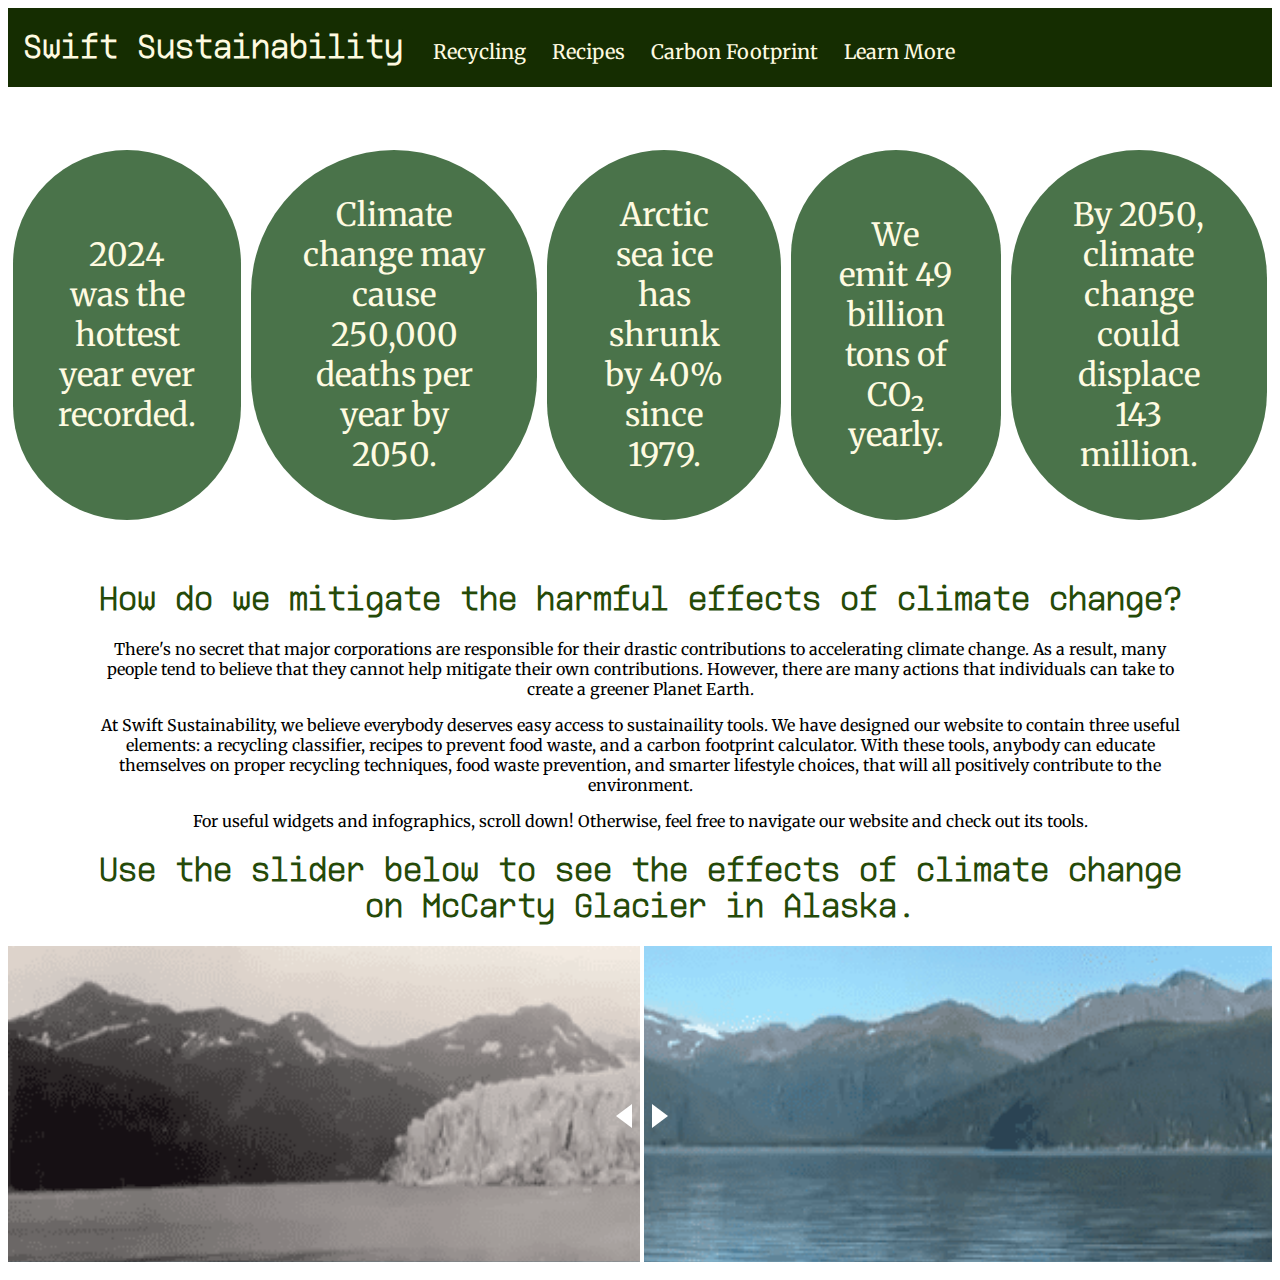
<file: index.html>
<!DOCTYPE html>
<html>

<head>
  <meta charset="utf-8">
  <meta name="viewport" content="width=device-width">
  <title>replit</title>
  <link href="style.css" rel="stylesheet" type="text/css" />
  <link rel="preconnect" href="https://fonts.googleapis.com">
  <link rel="preconnect" href="https://fonts.gstatic.com" crossorigin>
  <link href="https://fonts.googleapis.com/css2?family=Fira+Sans:ital,wght@0,100;0,200;0,300;0,400;0,500;0,600;0,700;0,800;0,900;1,100;1,200;1,300;1,400;1,500;1,600;1,700;1,800;1,900&family=Merriweather:ital,wght@0,300;0,400;0,700;0,900;1,300;1,400;1,700;1,900&display=swap" rel="stylesheet">

</head>

<body>

  <!-- nav bar start -->
    <div1 class="navbar">
      <h1 class="title"> <a href="/index.html" class="nav"> Swift Sustainability </a></h1>

      <div class="btn">
        <button class="btn"> <a href="/recycling.html" class="nav"> Recycling </a> </button>
        <button class="btn"> <a href="/recipes.html" class="nav"> Recipes </a> </button>
        <button class="btn"> <a href="/footprint.html" class="nav"> Carbon Footprint </a> </button>
        <button class="btn"> <a href="/learnmore.html" class="nav"> Learn More </a> </button>
      </div>

    </div1>
  <!-- nav bar end -->
<br>
  <script src="https://climateclock.world/widget-v1.js" async></script>
  <climate-clock /> </climate-clock>

<div class = homeStatSection>
  <h1 class = homeStat> 
  2024 was the hottest year ever recorded.
</h1> 

  <h1 class = homeStat> 
    Climate change may cause 250,000 deaths per year by 2050.
  </h1> 

  <h1 class = homeStat> 
    Arctic sea ice has shrunk by 40% since 1979.
  </h1> 

  <h1 class = homeStat> 
    We emit 49 billion tons of CO₂ yearly.
  </h1> 

  <h1 class = homeStat> 
    By 2050, climate change could displace 143 million.
  </h1> 
</div>

<br>
<br>
<br>
<br>
<br> 
  
<h1 class = "statTitle"> How do we mitigate the harmful effects of climate change?</h1>

<p class = "statPara"> There's no secret that major corporations are responsible for their drastic contributions to accelerating climate change. As a result, many people tend to believe that they cannot help mitigate their own contributions. However, there are many actions that individuals can take to create a greener Planet Earth.</p>
  
<p class = "statPara"> At Swift Sustainability, we believe everybody deserves easy access to sustainaility tools. We have designed our website to contain three useful elements: a recycling classifier, recipes to prevent food waste, and a carbon footprint calculator. With these tools, anybody can educate themselves on proper recycling techniques, food waste prevention, and smarter lifestyle choices, that will all positively contribute to the environment. </p>

<p class = "statPara"> For useful widgets and infographics, scroll down! Otherwise, feel free to navigate our website and check out its tools.</p>
  

  <script src="https://co2widget.com/build/widget.min.js" defer></script>
  <div id="czw" class="czw"></div>


  <style>
    .slider-before, .slider-after {
      user-select: none;
    }
  </style>

<h1 class = statTitle> Use the slider below to see the effects of climate change on McCarty Glacier in Alaska. </h1>  

  
  <div class="custom-image-slider" id="customImageSlider1">
    <img class="slider-before" src="Screen-Shot-2021-03-01-at-11.24.53-AM.webp" alt="Before">
    <img class="slider-after" src="Screen-Shot-2021-03-01-at-11.24.45-AM.webp" alt="After">
    <div class="slider-handle"></div>
  </div>
<br>

  
  <script>
    document.addEventListener("DOMContentLoaded", function () {
      const container = document.querySelector(".custom-image-slider");
      const afterImage = document.querySelector(".slider-after");
      const handle = document.querySelector(".slider-handle");

      // Set initial handle position and clipPath
      const initialPercentage = 50;
      handle.style.left = `${initialPercentage}%`;
      afterImage.style.clipPath = `inset(0 ${100 - initialPercentage}% 0 0)`;

      let dragging = false;
      let lastX = 0;

      // Add mouse event listeners
      handle.addEventListener("mousedown", (e) => {
        dragging = true;
        lastX = e.clientX;
        e.preventDefault();
      });

      document.addEventListener("mouseup", () => {
        dragging = false;
      });

      document.addEventListener("mouseleave", () => {
        dragging = false;
      });

      document.addEventListener("mousemove", (e) => {
        if (!dragging) return;

        const rect = container.getBoundingClientRect();
        const x = e.clientX - rect.left;
        let widthPercentage = (x / rect.width) * 100;

        // Add constraint to keep the handle within 1% of either edge
        widthPercentage = Math.max(0, Math.min(widthPercentage, 100));

        // Update handle position using requestAnimationFrame
        window.requestAnimationFrame(() => {
          handle.style.left = `${widthPercentage}%`;
          afterImage.style.clipPath = `inset(0 ${100 - widthPercentage}% 0 0)`;
        });

        lastX = x;
      });

      // Add touch event listeners
      handle.addEventListener("touchstart", (e) => {
        dragging = true;
        lastX = e.touches[0].clientX;
        e.preventDefault();
      });

      document.addEventListener("touchend", () => {
        dragging = false;
      });

      container.addEventListener("touchcancel", () => {
        dragging = false;
      });

      container.addEventListener("touchmove", (e) => {
        if (!dragging) return;

        const rect = container.getBoundingClientRect();
        const x = e.touches[0].clientX - rect.left;
        let widthPercentage = (x / rect.width) * 100;

        // Add constraint to keep the handle within 1% of either edge
        widthPercentage = Math.max(0, Math.min(widthPercentage, 100));

        // Update handle position using requestAnimationFrame
        window.requestAnimationFrame(() => {
          handle.style.left = `${widthPercentage}%`;
          afterImage.style.clipPath = `inset(0 ${100 - widthPercentage}% 0 0)`;
          });

        lastX = x;
      });
  });
  </script>


    
</body>

</html>
</file>
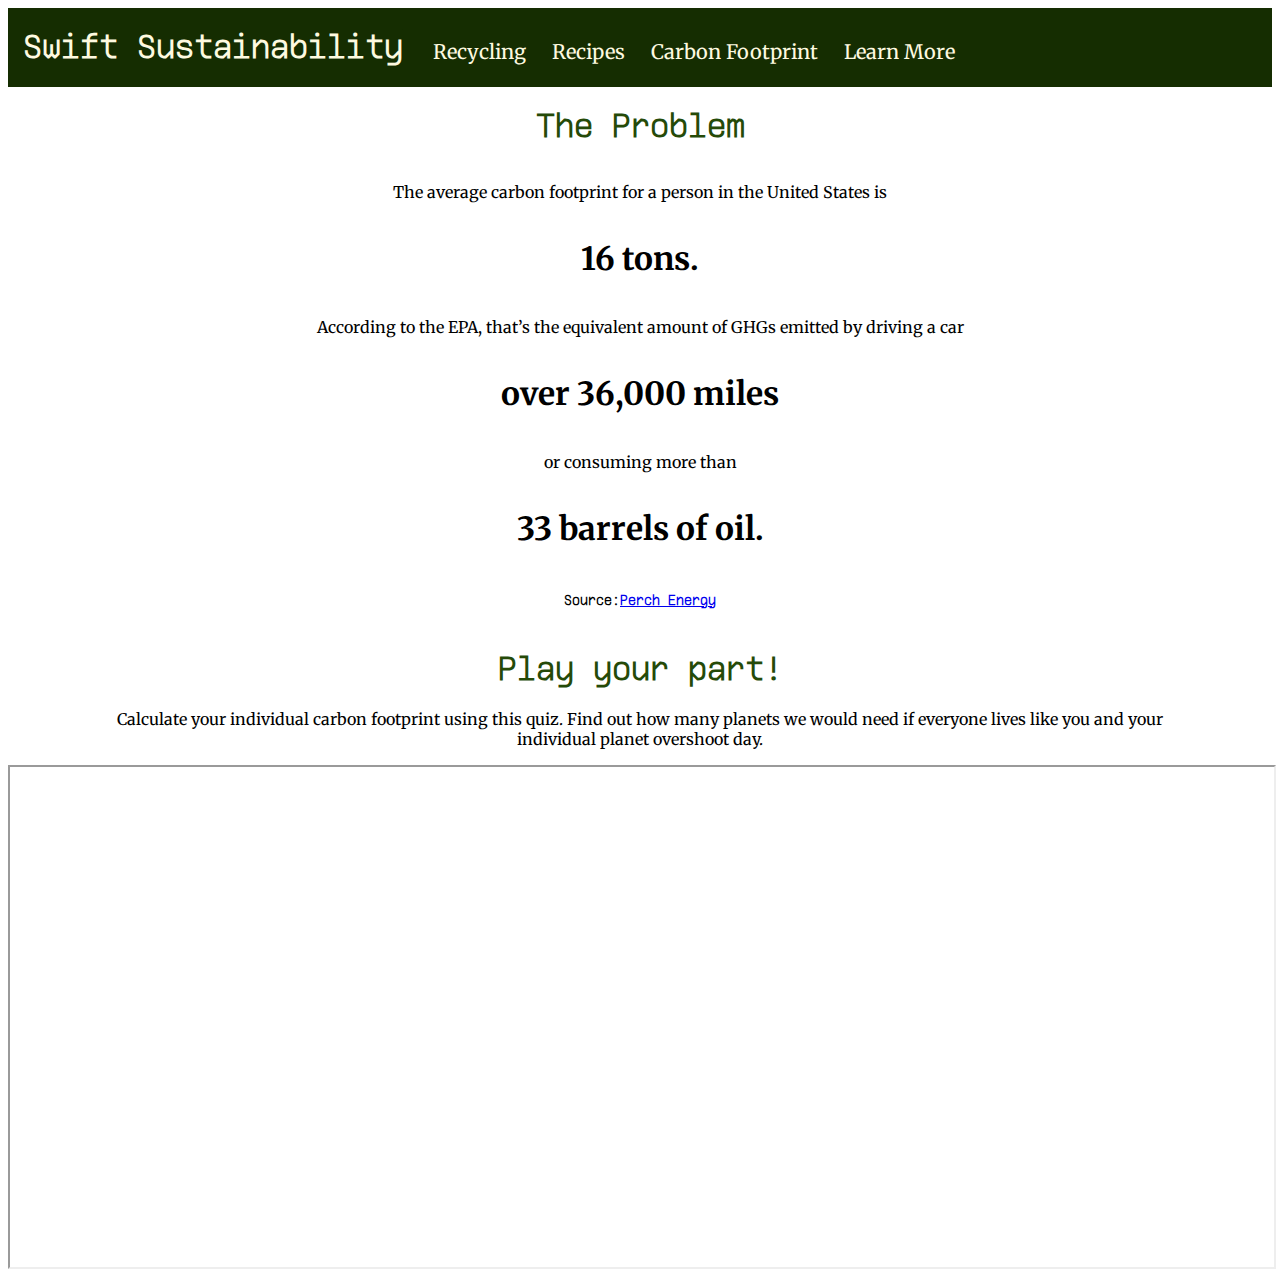
<file: footprint.html>
<!DOCTYPE html>
<html>

<head>
  <meta charset="utf-8">
  <meta name="viewport" content="width=device-width">
  <title>replit</title>
  <link href="style.css" rel="stylesheet" type="text/css" />
  <link rel="preconnect" href="https://fonts.googleapis.com">
  <link rel="preconnect" href="https://fonts.gstatic.com" crossorigin>
  <link href="https://fonts.googleapis.com/css2?family=Fira+Sans:ital,wght@0,100;0,200;0,300;0,400;0,500;0,600;0,700;0,800;0,900;1,100;1,200;1,300;1,400;1,500;1,600;1,700;1,800;1,900&family=Merriweather:ital,wght@0,300;0,400;0,700;0,900;1,300;1,400;1,700;1,900&display=swap" rel="stylesheet">
</head>

<body>

  <!-- nav bar start -->
    <div1 class="navbar">
      <h1 class="title"> <a href="/index.html" class="nav"> Swift Sustainability </a></h1>

      <div class="btn">
        <button class="btn"> <a href="/recycling.html" class="nav"> Recycling </a> </button>
        <button class="btn"> <a href="/recipes.html" class="nav"> Recipes </a> </button>
        <button class="btn"> <a href="/footprint.html" class="nav"> Carbon Footprint </a> </button>
        <button class="btn"> <a href="/learnmore.html" class="nav"> Learn More </a> </button>
      </div>

    </div1>
  <!-- nav bar end -->

  <div class = statSection>
    <h1 class = "statTitle"> The Problem </h1>
    <p class = statPara> The average carbon footprint for a person in the United States is</p> 

      <h1 class = stat> 16 tons.</h1>

       <p class = statPara> According to the EPA, that’s the equivalent amount of GHGs emitted by driving a car</p> 

    <h1 class = stat> over 36,000 miles</h1> 
    
    <p class = statPara> or consuming more than </p>
    
    <h1 class = stat> 33 barrels of oil. </h1>

    <h5 class = source> Source: <a href= https://www.perchenergy.com/blog/environment/what-is-average-carbon-footprint-person-usa> Perch Energy </a></h5>
  </div>

  <h1 class = "statTitle"> Play your part! </h1>
      <p class = "statPara">  Calculate your individual carbon footprint using this quiz. Find out how many planets we would need if everyone lives like you and your individual planet overshoot day.  </p>
  
  <iframe src="https://www.footprintcalculator.org/home/en"></iframe>
  

</body>

</html>
</file>
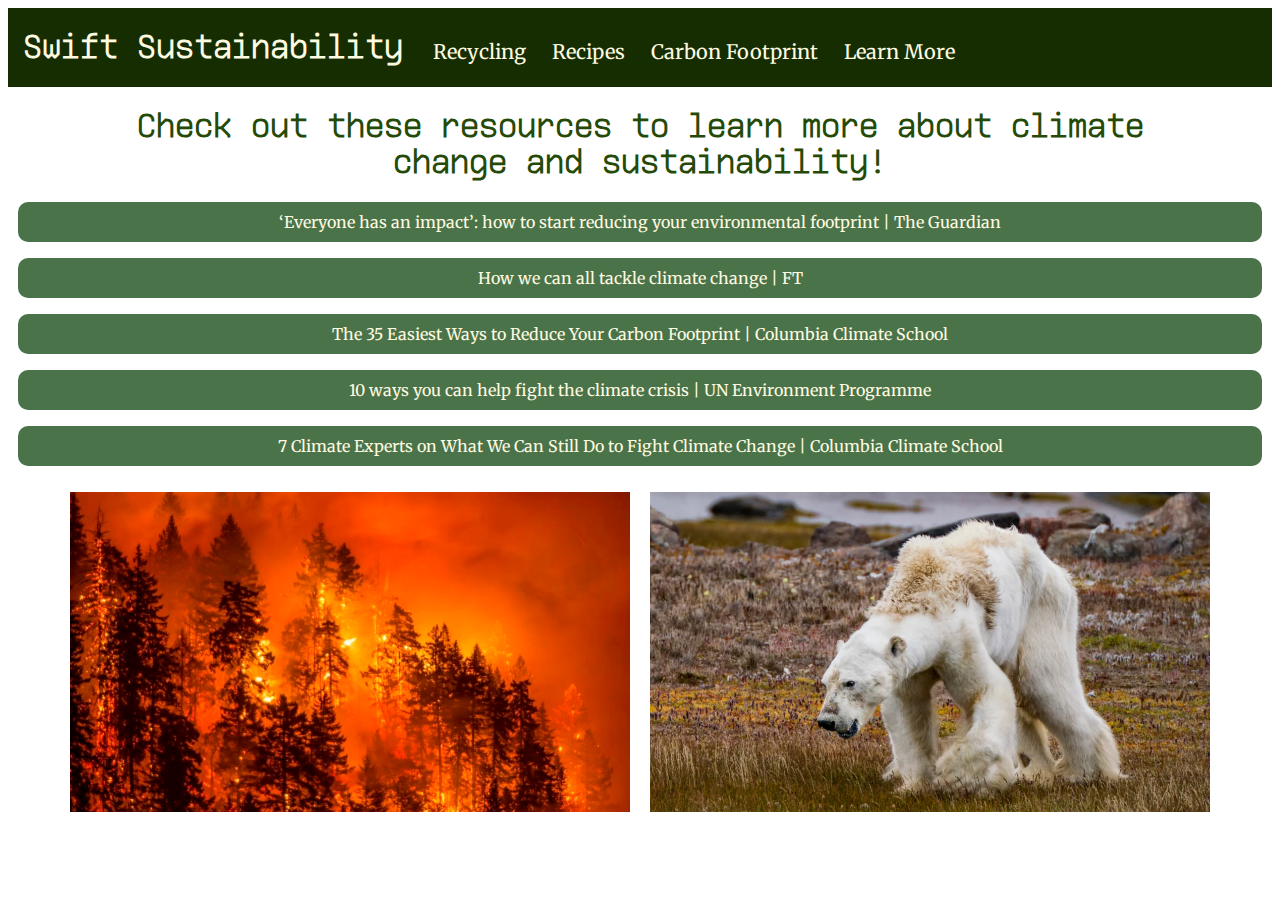
<file: learnmore.html>
<!DOCTYPE html>
<html>

<head>
  <meta charset="utf-8">
  <meta name="viewport" content="width=device-width">
  <title>replit</title>
  <link href="style.css" rel="stylesheet" type="text/css" />
  <link rel="preconnect" href="https://fonts.googleapis.com">
  <link rel="preconnect" href="https://fonts.gstatic.com" crossorigin>
  <link href="https://fonts.googleapis.com/css2?family=Fira+Sans:ital,wght@0,100;0,200;0,300;0,400;0,500;0,600;0,700;0,800;0,900;1,100;1,200;1,300;1,400;1,500;1,600;1,700;1,800;1,900&family=Merriweather:ital,wght@0,300;0,400;0,700;0,900;1,300;1,400;1,700;1,900&display=swap" rel="stylesheet">
</head>

<body>

  <!-- nav bar start -->
    <div1 class="navbar">
      <h1 class="title"> <a href="/index.html" class="nav"> Swift Sustainability </a></h1>

      <div class="btn">
        <button class="btn"> <a href="/recycling.html" class="nav"> Recycling </a> </button>
        <button class="btn"> <a href="/recipes.html" class="nav"> Recipes </a> </button>
        <button class="btn"> <a href="/footprint.html" class="nav"> Carbon Footprint </a> </button>
         <button class="btn"> <a href="/learnmore.html" class="nav"> Learn More </a> </button>
      </div>

    </div1>
  <!-- nav bar end -->

   <h1 class = "statTitle"> Check out these resources to learn more about climate change and sustainability! </h1>

  
  <p class = learnMoreLink> <a href = "https://www.theguardian.com/wellness/2025/jan/30/how-reduce-environmental-footprint"> ‘Everyone has an impact’: how to start reducing your environmental footprint | The Guardian </a></p>
   <p class = learnMoreLink> <a href = "https://www.ft.com/content/18120967-5639-41d8-8dd0-31e735648661"> How we can all tackle climate change | FT </a></p>
  <p class = learnMoreLink> <a href = "https://news.climate.columbia.edu/2018/12/27/35-ways-reduce-carbon-footprint/"> The 35 Easiest Ways to Reduce Your Carbon Footprint | Columbia Climate School </a></p>
  <p class = learnMoreLink> <a href = "https://www.unep.org/news-and-stories/story/10-ways-you-can-help-fight-climate-crisis"> 10 ways you can help fight the climate crisis | UN Environment Programme </a></p>
  <p class = learnMoreLink> <a href = "https://news.climate.columbia.edu/2025/01/15/7-climate-experts-on-what-we-can-still-do-to-fight-climate-change/"> 7 Climate Experts on What We Can Still Do to Fight Climate Change | Columbia Climate School </a></p>

    <div class = homeImageSection>
  <img class = "homeImage" src = 764679BE-1C6D-43AC-95BA-324270BB61B4_cx0_cy8_cw0_w1023_r1_s.jpg>
  <img class = "homeImage" src = 230328114657-climate-photo-mittermeier-polar-bear.webp>
    </div>
  
</body>

</html>
</file>
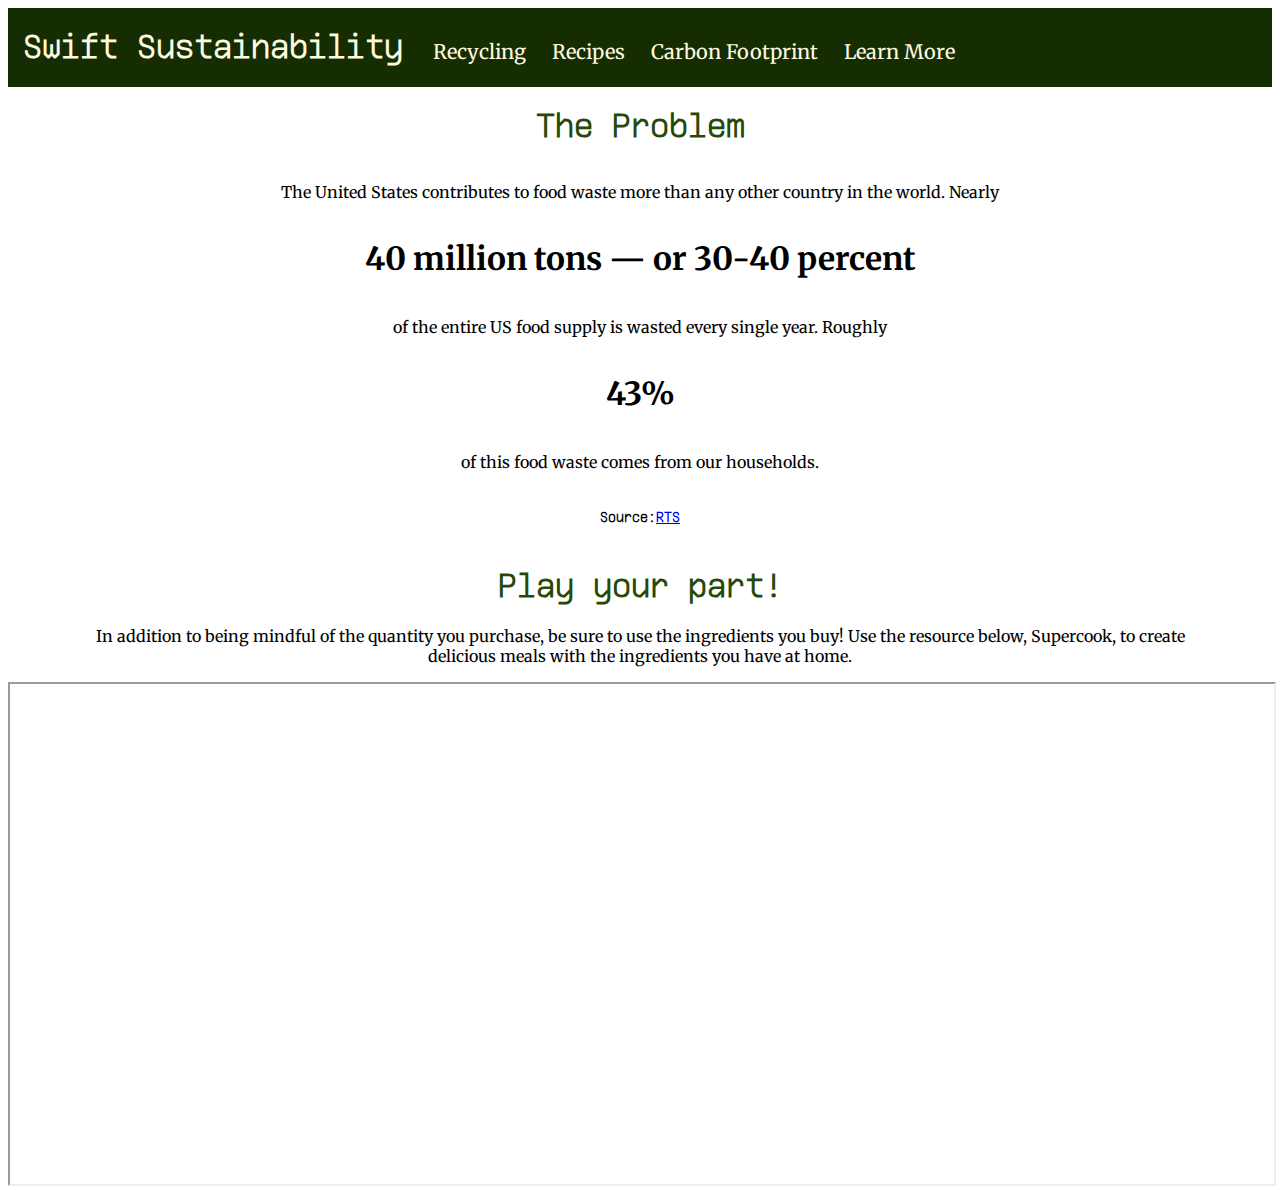
<file: recipes.html>
<!DOCTYPE html>
<html>

<head>
  <meta charset="utf-8">
  <meta name="viewport" content="width=device-width">
  <title>replit</title>
  <link href="style.css" rel="stylesheet" type="text/css" />
  <link rel="preconnect" href="https://fonts.googleapis.com">
  <link rel="preconnect" href="https://fonts.gstatic.com" crossorigin>
  <link href="https://fonts.googleapis.com/css2?family=Fira+Sans:ital,wght@0,100;0,200;0,300;0,400;0,500;0,600;0,700;0,800;0,900;1,100;1,200;1,300;1,400;1,500;1,600;1,700;1,800;1,900&family=Merriweather:ital,wght@0,300;0,400;0,700;0,900;1,300;1,400;1,700;1,900&display=swap" rel="stylesheet">
</head>

<body>

  <!-- nav bar start -->
    <div1 class="navbar">
      <h1 class="title" > <a href="/index.html" class="nav"> Swift Sustainability </a></h1>

      <div class="btn">
        <button class="btn"> <a href="/recycling.html" class="nav"> Recycling </a> </button>
        <button class="btn"> <a href="/recipes.html" class="nav"> Recipes </a> </button>
        <button class="btn"> <a href="/footprint.html" class="nav"> Carbon Footprint </a> </button>
        <button class="btn"> <a href="/learnmore.html" class="nav"> Learn More </a> </button>
      </div>

    </div1>
  <!-- nav bar end -->
<div class = statSection>
  <h1 class = "statTitle"> The Problem </h1>
  <p class = statPara> The United States contributes to food waste more than any other country in the world. Nearly </p> 
    
    <h1 class = stat> 40 million tons — or 30-40 percent</h1>
    
     <p class = statPara> of the entire US food supply is wasted every single year. Roughly </p> 
    
    <h1 class = stat> 43% </h1> 
    
     <p class = statPara> of this food waste comes from our households.</p>
  <h5 class = source> Source: <a href= https://www.rts.com/resources/guides/food-waste-america/> RTS </a></h5>
</div>

<h1 class = "statTitle"> Play your part! </h1>
    <p class = "statPara"> In addition to being mindful of the quantity you purchase, be sure to use the ingredients you buy! Use the resource below, Supercook, to create delicious meals with the ingredients you have at home.</p>
  
  <iframe src="https://www.supercook.com/#/desktop" class = "superCook"></iframe>

</body>

</html>
</file>
<file: style.css>
html {
  height: 100%;
  width: 100%;
}

.nav:link{
  color: #fefae0;
  text-decoration: none;
}

.nav:visited{
  color: #fefae0;
}

.nav:hover{
  color: #d2dcc7;
}

.navbar{
  display: flex;
  flex-direction:row;
  background-color:#152d01;
  height: 15%; 
  width:100%;

  font-family: 'Ki-Light';
  font-weight: 1000;
  font-style: normal;
}

.navButton:hover {
  color:#fefae0;
  background-color:#152d01;
  cursor: pointer;
}

.navButtons {
  font-size: 20px;
  background-color:#152d01;
  border:none;
  margin-top: 30px;
  margin-right: 10px;
  display: flex;
  justify-content: flex-end;

  font-family: 'Ki-Light';
  font-weight: 1000;
  font-style: normal;

}

.btn{
  font-size: 20px;
  color: #fefae0;
  background-color:#152d01;
  border:none;
  padding-left: 15px;
  margin-top: 15px;

  font-family: "Merriweather", serif;
  font-weight: 400;
  font-style: normal;

}

.title {
  border: 1px;
  border-radius:1px;
  padding-left: 15px;
  background-color:#152d01;
  font-size:32px;

  font-family: 'Ki-Light';
  font-weight: 1000;
  font-style: normal;
}

iframe{
  width: 100%;
  height: 500px;
}

.statPara{
  margin-left: 80px;
  margin-right: 80px;
  text-align: center;

  font-family: "Merriweather", serif;
  font-weight: 400;
  font-style: normal;
}

.stat{
  text-align: center;
  
  font-family: "Merriweather", serif;
  font-weight: 2000;
  font-style: normal;
}

.statTitle{
  display: flex;
  align-items: center;
  justify-content: center;
  margin-left: 80px;
  margin-right: 80px;
  text-align: center;
  color:#254a08;

  font-family: 'Ki-Light';
  font-weight: 1000;
  font-style: normal;
}

.statSection{
  display: flex;
  flex-direction: column;
}

.source{
  text-align: center;
  display: flex;
  align-items: center;
  justify-content: center;

  font-family: 'Ki-Light';
  font-weight: 1000;
  font-style: normal;
}

.learnMoreLink a{
  text-align: center;
  display: flex;
  align-items: center;
  justify-content: center;
  background-color: #4a734a;
  color: #fefae0;
  text-decoration: none;
  padding: 10px;
  margin: 10px;
  border-radius: 10px;
  
  font-family: "Merriweather", serif;
  font-weight: 400;
  font-style: normal;
}

.learnMoreLink a:hover{
  background-color: #649664;
  color: #fefae0;
  text-decoration: none;
}

.learnMoreLink:visited{
  background-color: #649664;
  color: #fefae0;
  text-decoration: none;
}

/* font code start */
.merriweather-light {
  font-family: "Merriweather", serif;
  font-weight: 300;
  font-style: normal;
}

.merriweather-regular {
  font-family: "Merriweather", serif;
  font-weight: 400;
  font-style: normal;
}

.merriweather-bold {
  font-family: "Merriweather", serif;
  font-weight: 700;
  font-style: normal;
}

.merriweather-black {
  font-family: "Merriweather", serif;
  font-weight: 900;
  font-style: normal;
}

.merriweather-light-italic {
  font-family: "Merriweather", serif;
  font-weight: 300;
  font-style: italic;
}

.merriweather-regular-italic {
  font-family: "Merriweather", serif;
  font-weight: 400;
  font-style: italic;
}

.merriweather-bold-italic {
  font-family: "Merriweather", serif;
  font-weight: 700;
  font-style: italic;
}

.merriweather-black-italic {
  font-family: "Merriweather", serif;
  font-weight: 900;
  font-style: italic;
}

/* font code end */

@font-face {
    font-family: 'Ki-Light';
    src: url('Mint Type - Ki-Light.otf') format('opentype');
}

.recyclingBtn{
  font-size: 20px;
  color: #fefae0;
  background-color:#152d01;
  border:none;
  text-align: center;
  padding: 10px;
  margin: 5px;
  border-radius: 10px;

  font-family: "Merriweather", serif;
  font-weight: 400;
  font-style: normal;

}

.recyclingBtn:hover{
  cursor: pointer;
}

.homeStat{
  text-align: center;
  display: flex;
  align-items: center;

  background-color: #4a734a;
  color: #fefae0;
  padding: 45px;
  border-radius: 5em;
  margin: 5px;
  margin-bottom: -50px;

  font-family: "Merriweather", serif;
  font-weight: 400;
  font-style: normal;
}

.homeStatSection{
  display: flex;
  margin-top:40px;  
}

.homeImage{
  height:20em;
  width:35em;
  padding: 10px;
}

.homeImageSection{
  display: flex;
  flex-direction: row;
  align-items: center;
  justify-content: center;
}

.recyclingIframeDiv{
  display: flex;
  align-items: center;
  justify-content: center;
}

#recyclingIframe{
  width: 80%;
  height: 20em;
}

.recyclingDiv{
  display: flex;
  align-items: center;
  justify-content: center;
  text-align: center;
}

/******* reddit code start *******/
#customImageSlider1 {
  position: relative;
  width: 100%;
  overflow: hidden;
  height: 0;
  padding-bottom: 25%; /* Adjust this value according to your image aspect ratio */
}


.slider-before,
.slider-after {
  position: absolute;
  width: 100%;
  display: block;
  top: 0;
  left: 0;
  height: 100%;
  object-fit: cover;
}

.slider-after {
  overflow: hidden;
}

.slider-handle {
  position: absolute;
  top: 0;
  left: 50%;
  width: 4px;
  height: 100%;
  background-color: #fff;
  cursor: ew-resize;
}

.slider-handle::before,
.slider-handle::after {
content: "";
position: absolute;
top: 50%;
width: 0;
height: 0;
border-top: 12px solid transparent;
border-bottom: 12px solid transparent;
cursor: ew-resize;
transition: all 0.2s ease-out; /* Add transition property */
}

.slider-handle::before {
left: -24px;
border-right: 16px solid #fff;
}

.slider-handle::after {
right: -24px;
border-left: 16px solid #fff;
}

/* reddit code end */
</file>
